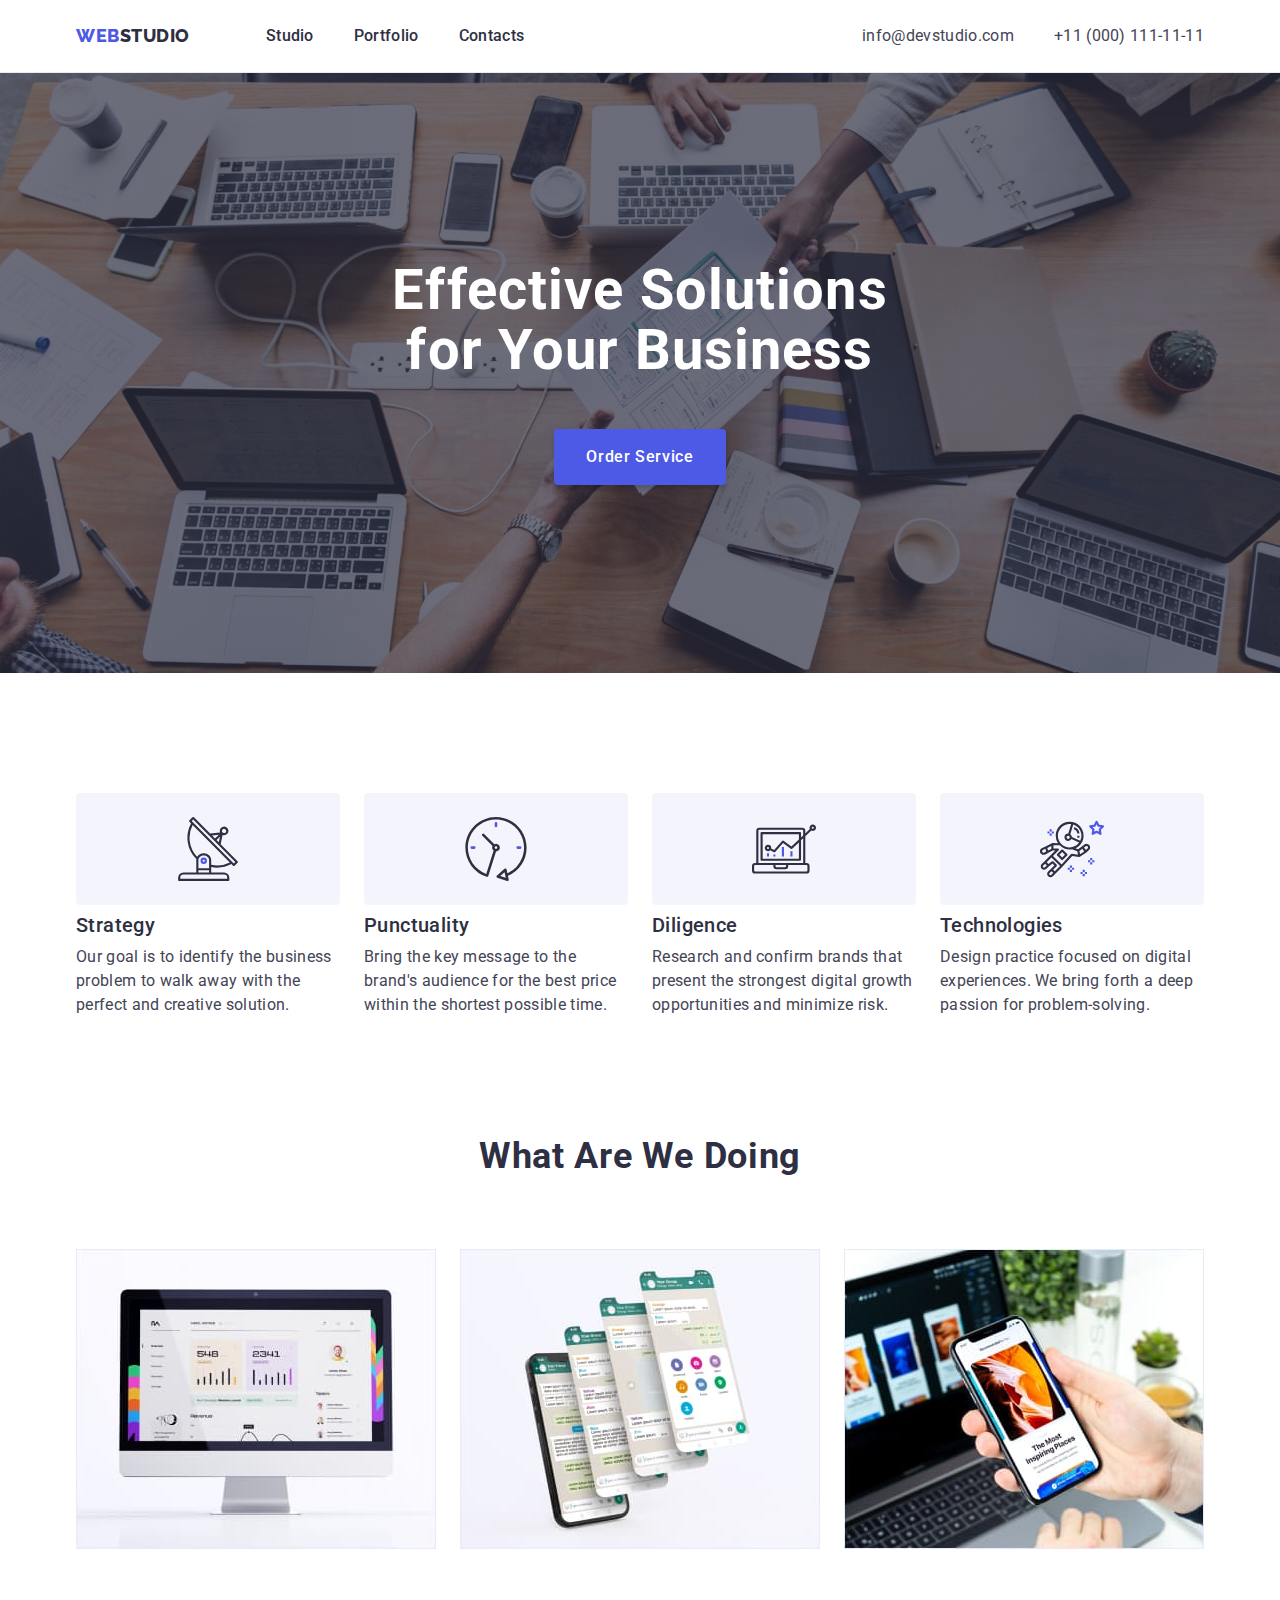
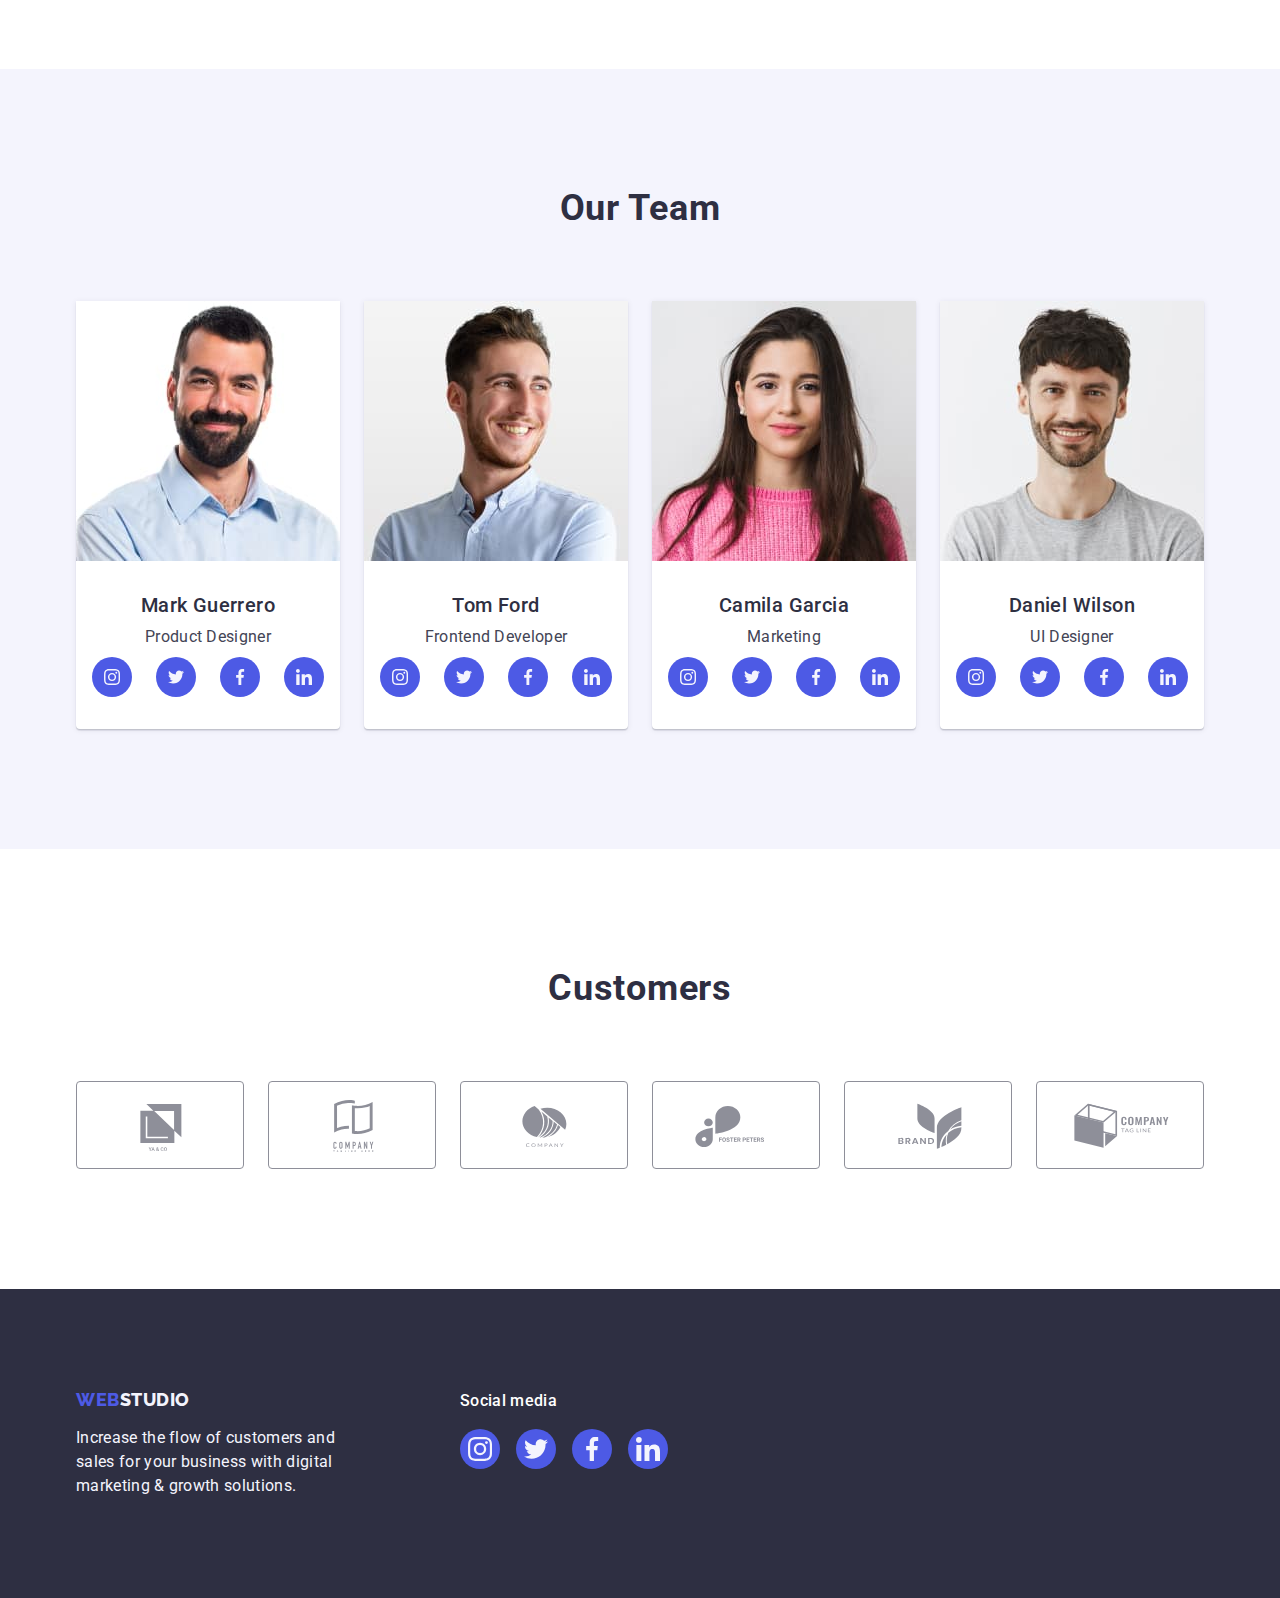
<file: index.html>
<!DOCTYPE html>
<html lang="en">
  <head>
    <meta charset="UTF-8" />
    <meta http-equiv="X-UA-Compatible" content="IE=edge" />
    <meta name="viewport" content="width=device-width, initial-scale=1.0" />
    <title>WebStudio</title>

    <link rel="preconnect" href="https://fonts.googleapis.com" />
    <link rel="preconnect" href="https://fonts.gstatic.com" crossorigin />
    <link
      href="https://fonts.googleapis.com/css2?family=Raleway:wght@800&family=Roboto:wght@400;500;700;900&display=swap"
      rel="stylesheet"
    />

    <link
      rel="stylesheet"
      href="https://cdnjs.cloudflare.com/ajax/libs/modern-normalize/1.1.0/modern-normalize.min.css"
    />

    <link rel="stylesheet" href="./css/styles.css" />
  </head>
  <body>
    <header class="header-border">
      <div class="container header-container">
        <nav class="site-nav">
          <a href="./index.html" class="logo link"
            >Web<span class="logo-span header">Studio</span>
          </a>

          <ul class="nav-menu list">
            <li class="nav-menu-item">
              <a href="./index.html" class="nav-link link">Studio</a>
            </li>
            <li class="nav-menu-item">
              <a href="./portfolio.html" class="nav-link link">Portfolio</a>
            </li>
            <li class="nav-menu-item">
              <a href="" class="nav-link link">Contacts</a>
            </li>
          </ul>
        </nav>

        <address class="contacts">
          <ul class="contacts-list list">
            <li class="item">
              <a href="mailto:info@devstudio.com" class="link"
                >info@devstudio.com</a
              >
            </li>

            <li class="item">
              <a href="tel:+110001111111" class="link tel"
                >+11 (000) 111-11-11</a
              >
            </li>
          </ul>
        </address>
      </div>
    </header>

    <main>
      <!-- Hero section -->
      <section class="hero">
        <div class="container hero-container">
          <h1 class="hero-title">Effective Solutions for Your Business</h1>
          <button class="hero-btn" type="button">Order Service</button>
        </div>
      </section>

      <!-- Company benefits section -->
      <section class="section benefits">
        <div class="container benefits-container">
          <h2 class="visually-hidden">Company benefits</h2>

          <ul class="benefits-list list">
            <li class="item">
              <div class="benefits-icon-wrapper">
                <svg class="benefits-icon" width="64" height="64">
                  <use href="./images/icons.svg#icon-antena"></use>
                </svg>
              </div>
              <h3 class="title">Strategy</h3>
              <p class="text">
                Our goal is to identify the business problem to walk away with
                the perfect and creative solution.
              </p>
            </li>

            <li class="item">
              <div class="benefits-icon-wrapper">
                <svg class="benefits-icon" width="64" height="64">
                  <use href="./images/icons.svg#icon-clock"></use>
                </svg>
              </div>
              <h3 class="title">Punctuality</h3>
              <p class="text">
                Bring the key message to the brand's audience for the best price
                within the shortest possible time.
              </p>
            </li>

            <li class="item">
              <div class="benefits-icon-wrapper">
                <svg class="benefits-icon" width="64" height="64">
                  <use href="./images/icons.svg#icon-diagrama"></use>
                </svg>
              </div>
              <h3 class="title">Diligence</h3>
              <p class="text">
                Research and confirm brands that present the strongest digital
                growth opportunities and minimize risk.
              </p>
            </li>

            <li class="item">
              <div class="benefits-icon-wrapper">
                <svg class="benefits-icon" width="64" height="64">
                  <use href="./images/icons.svg#icon-astronaut"></use>
                </svg>
              </div>
              <h3 class="title">Technologies</h3>
              <p class="text">
                Design practice focused on digital experiences. We bring forth a
                deep passion for problem-solving.
              </p>
            </li>
          </ul>
        </div>
      </section>

      <!-- What are we doing section -->
      <section class="section services">
        <div class="container services-container">
          <h2 class="section-title">What are we doing</h2>
          <ul class="services-list list">
            <li class="item">
              <img
                src="./images/img-one.jpg"
                alt="iMac photo"
                width="360"
                height="300"
              />
            </li>

            <li class="item">
              <img
                src="./images/img-two.jpg"
                alt="4 iPhone displays"
                width="360"
                height="300"
              />
            </li>

            <li class="item">
              <img
                src="./images/img-three.jpg"
                alt="iPhone and laptop"
                width="360"
                height="300"
              />
            </li>
          </ul>
        </div>
      </section>

      <!-- Our team section -->
      <section class="section team">
        <div class="container team-list-container">
          <h2 class="section-title">Our Team</h2>

          <ul class="team-list list">
            <li class="item">
              <img
                src="./images/mark-guerrero.jpg"
                alt="Marc Guerrero photo"
                width="264"
                height="260"
              />
              <div class="team-list-wrapper">
                <h3 class="title">Mark Guerrero</h3>
                <p class="text">Product Designer</p>

                <ul class="social-list list">
                  <li class="social-list-item">
                    <a class="social-list-link" href="">
                      <svg class="social-list-icon" width="16" height="16">
                        <use href="./images/icons.svg#icon-instagram"></use>
                      </svg>
                    </a>
                  </li>
                  <li class="social-list-item">
                    <a class="social-list-link" href="">
                      <svg class="social-list-icon" width="16" height="16">
                        <use href="./images/icons.svg#icon-twitter"></use>
                      </svg>
                    </a>
                  </li>
                  <li class="social-list-item">
                    <a class="social-list-link" href="">
                      <svg class="social-list-icon" width="16" height="16">
                        <use href="./images/icons.svg#icon-facebook"></use>
                      </svg>
                    </a>
                  </li>
                  <li class="social-list-item">
                    <a class="social-list-link" href="">
                      <svg class="social-list-icon" width="16" height="16">
                        <use href="./images/icons.svg#icon-linkedin"></use>
                      </svg>
                    </a>
                  </li>
                </ul>
              </div>
            </li>

            <li class="item">
              <img
                src="./images/tom-ford.jpg"
                alt="Tom Ford photo"
                width="264"
                height="260"
              />
              <div class="team-list-wrapper">
                <h3 class="title">Tom Ford</h3>
                <p class="text">Frontend Developer</p>

                <ul class="social-list list">
                  <li class="social-list-item">
                    <a class="social-list-link" href="">
                      <svg class="social-list-icon" width="16" height="16">
                        <use href="./images/icons.svg#icon-instagram"></use>
                      </svg>
                    </a>
                  </li>
                  <li class="social-list-item">
                    <a class="social-list-link" href="">
                      <svg class="social-list-icon" width="16" height="16">
                        <use href="./images/icons.svg#icon-twitter"></use>
                      </svg>
                    </a>
                  </li>
                  <li class="social-list-item">
                    <a class="social-list-link" href="">
                      <svg class="social-list-icon" width="16" height="16">
                        <use href="./images/icons.svg#icon-facebook"></use>
                      </svg>
                    </a>
                  </li>
                  <li class="social-list-item">
                    <a class="social-list-link" href="">
                      <svg class="social-list-icon" width="16" height="16">
                        <use href="./images/icons.svg#icon-linkedin"></use>
                      </svg>
                    </a>
                  </li>
                </ul>
              </div>
            </li>

            <li class="item">
              <img
                src="./images/camila-garcia.jpg"
                alt="Camila Garcia photo"
                width="264"
                height="260"
              />
              <div class="team-list-wrapper">
                <h3 class="title">Camila Garcia</h3>
                <p class="text">Marketing</p>

                <ul class="social-list list">
                  <li class="social-list-item">
                    <a class="social-list-link" href="">
                      <svg class="social-list-icon" width="16" height="16">
                        <use href="./images/icons.svg#icon-instagram"></use>
                      </svg>
                    </a>
                  </li>
                  <li class="social-list-item">
                    <a class="social-list-link" href="">
                      <svg class="social-list-icon" width="16" height="16">
                        <use href="./images/icons.svg#icon-twitter"></use>
                      </svg>
                    </a>
                  </li>
                  <li class="social-list-item">
                    <a class="social-list-link" href="">
                      <svg class="social-list-icon" width="16" height="16">
                        <use href="./images/icons.svg#icon-facebook"></use>
                      </svg>
                    </a>
                  </li>
                  <li class="social-list-item">
                    <a class="social-list-link" href="">
                      <svg class="social-list-icon" width="16" height="16">
                        <use href="./images/icons.svg#icon-linkedin"></use>
                      </svg>
                    </a>
                  </li>
                </ul>
              </div>
            </li>

            <li class="item">
              <img
                src="./images/daniel-wilson.jpg"
                alt="Daniel Wilson photo"
                width="264"
                height="260"
              />
              <div class="team-list-wrapper">
                <h3 class="title">Daniel Wilson</h3>
                <p class="text">UI Designer</p>

                <ul class="social-list list">
                  <li class="social-list-item">
                    <a class="social-list-link" href="">
                      <svg class="social-list-icon" width="16" height="16">
                        <use href="./images/icons.svg#icon-instagram"></use>
                      </svg>
                    </a>
                  </li>
                  <li class="social-list-item">
                    <a class="social-list-link" href="">
                      <svg class="social-list-icon" width="16" height="16">
                        <use href="./images/icons.svg#icon-twitter"></use>
                      </svg>
                    </a>
                  </li>
                  <li class="social-list-item">
                    <a class="social-list-link" href="">
                      <svg class="social-list-icon" width="16" height="16">
                        <use href="./images/icons.svg#icon-facebook"></use>
                      </svg>
                    </a>
                  </li>
                  <li class="social-list-item">
                    <a class="social-list-link" href="">
                      <svg class="social-list-icon" width="16" height="16">
                        <use href="./images/icons.svg#icon-linkedin"></use>
                      </svg>
                    </a>
                  </li>
                </ul>
              </div>
            </li>
          </ul>
        </div>
      </section>

      <!-- Customers -->
      <section class="section customers">
        <div class="container">
          <h2 class="section-title">Customers</h2>

          <ul class="customers-list list">
            <li class="customers-list-item">
              <a class="customers-list-link" href="">
                <svg class="customers-icon" width="104" height="56">
                  <use href="./images/icons.svg#icon-logo-1"></use>
                </svg>
              </a>
            </li>

            <li class="customers-list-item">
              <a class="customers-list-link" href="">
                <svg class="customers-icon" width="104" height="56">
                  <use href="./images/icons.svg#icon-logo-2"></use>
                </svg>
              </a>
            </li>

            <li class="customers-list-item">
              <a class="customers-list-link" href="">
                <svg class="customers-icon" width="104" height="56">
                  <use href="./images/icons.svg#icon-logo-3"></use>
                </svg>
              </a>
            </li>

            <li class="customers-list-item">
              <a class="customers-list-link" href="">
                <svg class="customers-icon" width="104" height="56">
                  <use href="./images/icons.svg#icon-logo-4"></use>
                </svg>
              </a>
            </li>

            <li class="customers-list-item">
              <a class="customers-list-link" href="">
                <svg class="customers-icon" width="104" height="56">
                  <use href="./images/icons.svg#icon-logo-5"></use>
                </svg>
              </a>
            </li>

            <li class="customers-list-item">
              <a class="customers-list-link" href="">
                <svg class="customers-icon" width="104" height="56">
                  <use href="./images/icons.svg#icon-logo-6"></use>
                </svg>
              </a>
            </li>
          </ul>
        </div>
      </section>
    </main>

    <footer class="footer">
      <div class="container footer-container">
        <div class="footer-container-logo">
          <a href="./index.html" class="logo link"
            >Web<span class="logo-span-footer">Studio</span>
          </a>
          <p class="text">
            Increase the flow of customers and sales for your business with
            digital marketing & growth solutions.
          </p>
        </div>

        <div class="footer-container-social-media">
          <p class="footer-social-media-text">Social media</p>
          <ul class="footer-social-media-list list">
            <li class="footer-socail-media-item">
              <a class="footer-social-media-link" href="">
                <svg class="footer-social-media-icon" width="24" height="24">
                  <use href="./images/icons.svg#icon-instagram"></use>
                </svg>
              </a>
            </li>

            <li class="footer-socail-media-item">
              <a class="footer-social-media-link" href="">
                <svg class="footer-social-media-icon" width="24" height="24">
                  <use href="./images/icons.svg#icon-twitter"></use>
                </svg>
              </a>
            </li>

            <li class="footer-socail-media-item">
              <a class="footer-social-media-link" href="">
                <svg class="footer-social-media-icon" width="24" height="24">
                  <use href="./images/icons.svg#icon-facebook"></use>
                </svg>
              </a>
            </li>

            <li class="footer-socail-media-item">
              <a class="footer-social-media-link" href="">
                <svg class="footer-social-media-icon" width="24" height="24">
                  <use href="./images/icons.svg#icon-linkedin"></use>
                </svg>
              </a>
            </li>
          </ul>
        </div>
      </div>
    </footer>
  </body>
</html>
</file>
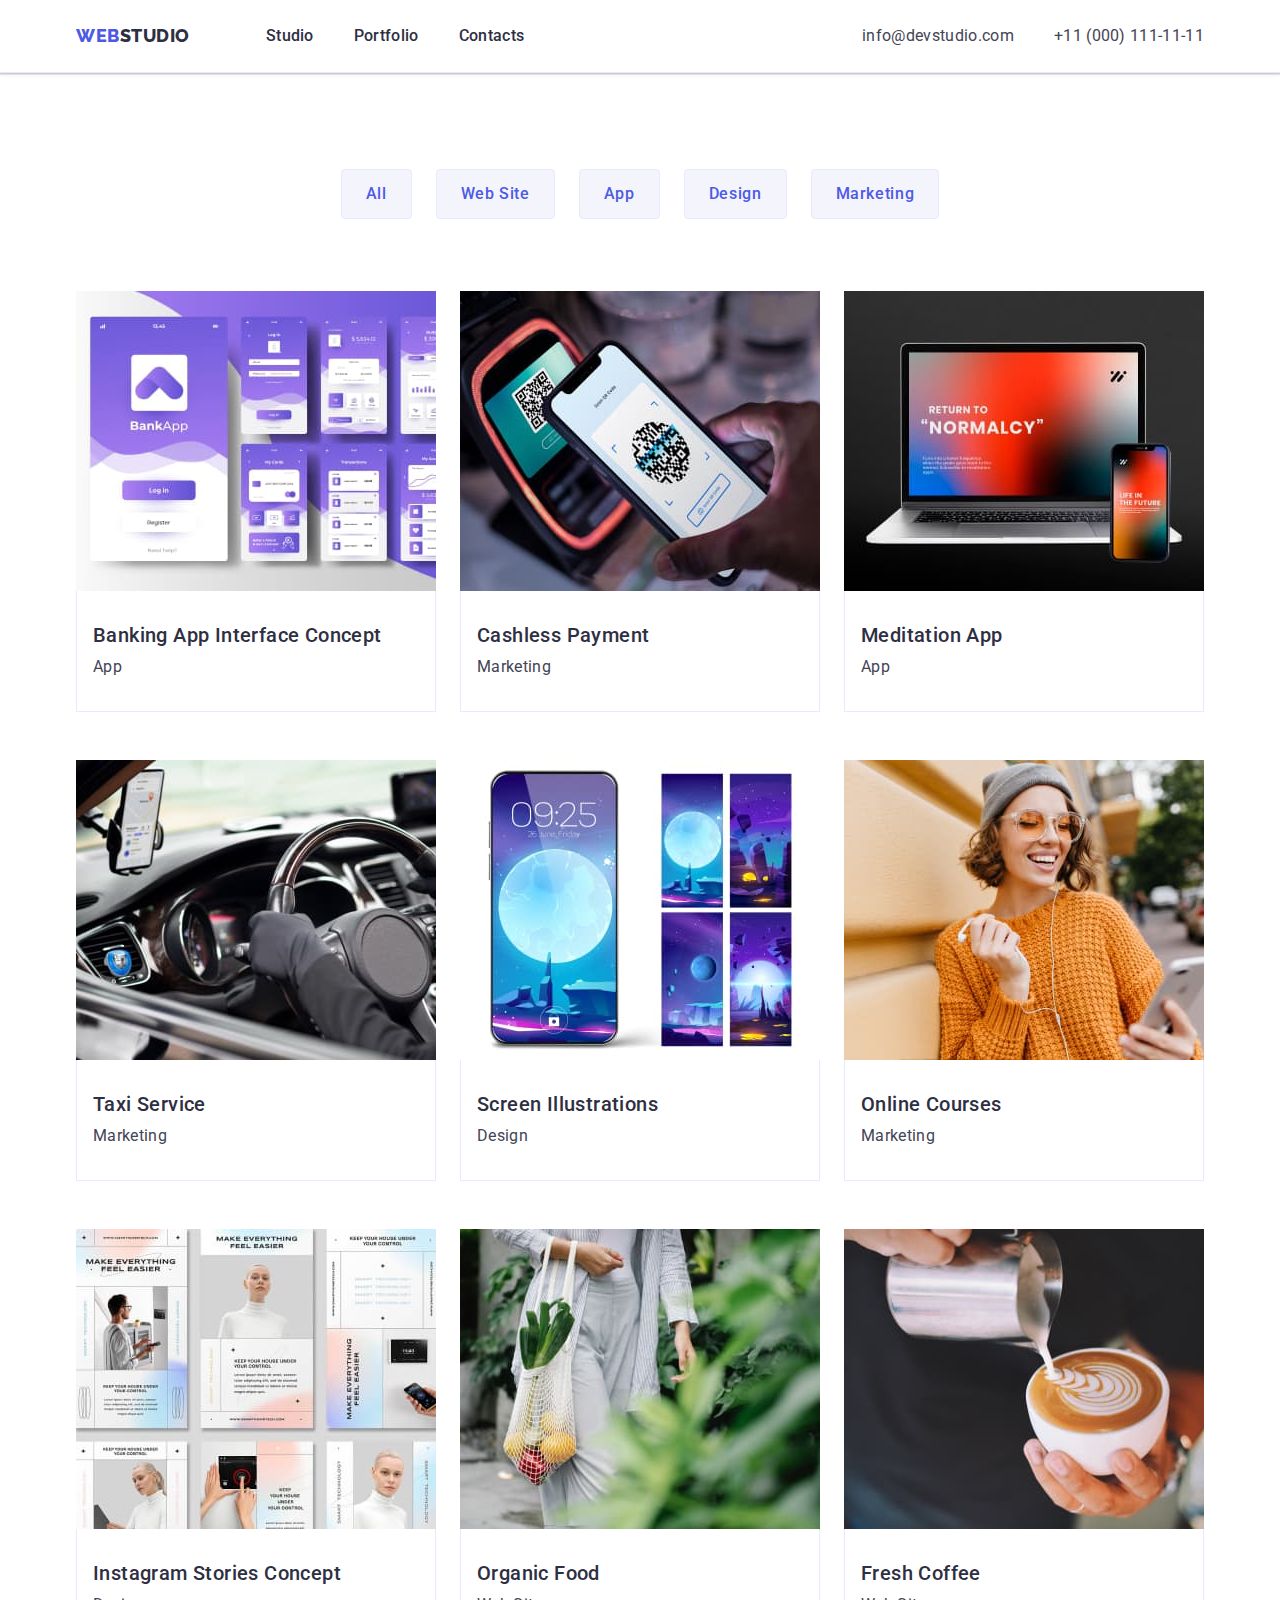
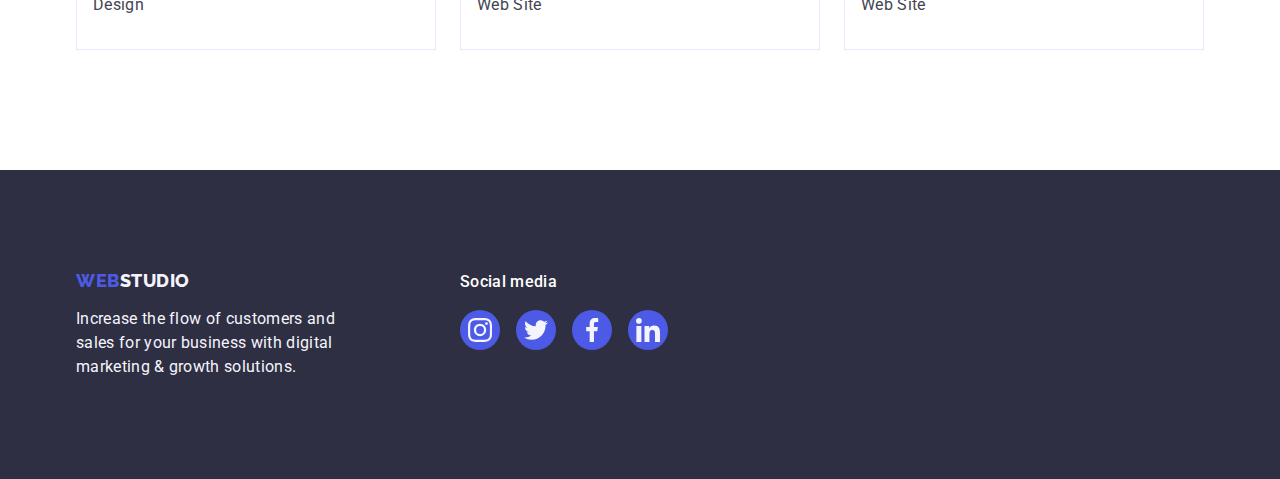
<file: portfolio.html>
<!DOCTYPE html>
<html lang="en">
  <head>
    <meta charset="UTF-8" />
    <meta http-equiv="X-UA-Compatible" content="IE=edge" />
    <meta name="viewport" content="width=device-width, initial-scale=1.0" />
    <title>WebStudio</title>

    <link rel="preconnect" href="https://fonts.googleapis.com" />
    <link rel="preconnect" href="https://fonts.gstatic.com" crossorigin />
    <link
      href="https://fonts.googleapis.com/css2?family=Raleway:wght@800&family=Roboto:wght@400;500;700;900&display=swap"
      rel="stylesheet"
    />

    <link
      rel="stylesheet"
      href="https://cdnjs.cloudflare.com/ajax/libs/modern-normalize/1.1.0/modern-normalize.min.css"
    />

    <link rel="stylesheet" href="./css/styles.css" />
  </head>
  <body>
    <header class="header-border">
      <div class="container header-container">
        <nav class="site-nav">
          <a href="./index.html" class="logo link"
            >Web<span class="logo-span header">Studio</span>
          </a>

          <ul class="nav-menu list">
            <li class="nav-menu-item">
              <a href="./index.html" class="nav-link link">Studio</a>
            </li>
            <li class="nav-menu-item">
              <a href="./portfolio.html" class="nav-link link">Portfolio</a>
            </li>
            <li class="nav-menu-item">
              <a href="" class="nav-link link">Contacts</a>
            </li>
          </ul>
        </nav>

        <address class="contacts">
          <ul class="contacts-list list">
            <li class="item">
              <a href="mailto:info@devstudio.com" class="link"
                >info@devstudio.com</a
              >
            </li>

            <li class="item">
              <a href="tel:+110001111111" class="link tel"
                >+11 (000) 111-11-11</a
              >
            </li>
          </ul>
        </address>
      </div>
    </header>

    <main>
      <!-- Our projects sections -->
      <section class="our-projects">
        <div class="container">
          <h1 class="visually-hidden">Our Projects</h1>

          <!-- Filter buttons -->
          <ul class="filter-list list">
            <li><button type="button" class="filter-list-btn">All</button></li>
            <li>
              <button type="button" class="filter-list-btn">Web Site</button>
            </li>
            <li><button type="button" class="filter-list-btn">App</button></li>
            <li>
              <button type="button" class="filter-list-btn">Design</button>
            </li>
            <li>
              <button type="button" class="filter-list-btn">Marketing</button>
            </li>
          </ul>

          <!-- Projects list -->
          <ul class="project-list list">
            <li class="project-item">
              <a href="" class="project-list-link link">
                <img
                  src="./images/banking-app-interface.jpg"
                  alt="Banking App Interface"
                  width="360"
                  height="300"
                />
                <div class="project-list-card-wrapper">
                  <h2 class="title">Banking App Interface Concept</h2>
                  <p class="text">App</p>
                </div>
              </a>
            </li>

            <li class="project-item">
              <a href="" class="project-list-link link">
                <img
                  src="./images/cashless-payment.jpg"
                  alt="Cashless Payment"
                  width="360"
                  height="300"
                />
                <div class="project-list-card-wrapper">
                  <h2 class="title">Cashless Payment</h2>
                  <p class="text">Marketing</p>
                </div>
              </a>
            </li>

            <li class="project-item">
              <a href="" class="project-list-link link">
                <img
                  src="./images/meditation-app.jpg"
                  alt="Meditation App"
                  width="360"
                  height="300"
                />
                <div class="project-list-card-wrapper">
                  <h2 class="title">Meditation App</h2>
                  <p class="text">App</p>
                </div>
              </a>
            </li>

            <li class="project-item">
              <a href="" class="project-list-link link">
                <img
                  src="./images/taxi-service.jpg"
                  alt="Taxi Service"
                  width="360"
                  height="300"
                />
                <div class="project-list-card-wrapper">
                  <h2 class="title">Taxi Service</h2>
                  <p class="text">Marketing</p>
                </div>
              </a>
            </li>

            <li class="project-item">
              <a href="" class="project-list-link link">
                <img
                  src="./images/screen-illustrations.jpg"
                  alt="Screen Illustrations"
                  width="360"
                  height="300"
                />
                <div class="project-list-card-wrapper">
                  <h2 class="title">Screen Illustrations</h2>
                  <p class="text">Design</p>
                </div>
              </a>
            </li>

            <li class="project-item">
              <a href="" class="project-list-link link">
                <img
                  src="./images/online-courses.jpg"
                  alt="Online Courses"
                  width="360"
                  height="300"
                />
                <div class="project-list-card-wrapper">
                  <h2 class="title">Online Courses</h2>
                  <p class="text">Marketing</p>
                </div>
              </a>
            </li>

            <li class="project-item">
              <a href="" class="project-list-link link">
                <img
                  src="./images/instagram-stories-concept.jpg"
                  alt="Instagram Stories Concept"
                  width="360"
                  height="300"
                />
                <div class="project-list-card-wrapper">
                  <h2 class="title">Instagram Stories Concept</h2>
                  <p class="text">Design</p>
                </div>
              </a>
            </li>

            <li class="project-item">
              <a href="" class="project-list-link link">
                <img
                  src="./images/organic-food.jpg"
                  alt="Organic Food"
                  width="360"
                  height="300"
                />
                <div class="project-list-card-wrapper">
                  <h2 class="title">Organic Food</h2>
                  <p class="text">Web Site</p>
                </div>
              </a>
            </li>

            <li class="project-item">
              <a href="" class="project-list-link link">
                <img
                  src="./images/fresh-coffee.jpg"
                  alt="Fresh Coffee"
                  width="360"
                  height="300"
                />
                <div class="project-list-card-wrapper">
                  <h2 class="title">Fresh Coffee</h2>
                  <p class="text">Web Site</p>
                </div>
              </a>
            </li>
          </ul>
        </div>
      </section>
    </main>

    <footer class="footer">
      <div class="container footer-container">
        <div class="footer-container-logo">
          <a href="./index.html" class="logo link"
            >Web<span class="logo-span-footer">Studio</span>
          </a>
          <p class="text">
            Increase the flow of customers and sales for your business with
            digital marketing & growth solutions.
          </p>
        </div>

        <div class="footer-container-social-media">
          <p class="footer-social-media-text">Social media</p>
          <ul class="footer-social-media-list list">
            <li class="footer-socail-media-item">
              <a class="footer-social-media-link" href="">
                <svg class="footer-social-media-icon" width="24" height="24">
                  <use href="./images/icons.svg#icon-instagram"></use>
                </svg>
              </a>
            </li>

            <li class="footer-socail-media-item">
              <a class="footer-social-media-link" href="">
                <svg class="footer-social-media-icon" width="24" height="24">
                  <use href="./images/icons.svg#icon-twitter"></use>
                </svg>
              </a>
            </li>

            <li class="footer-socail-media-item">
              <a class="footer-social-media-link" href="">
                <svg class="footer-social-media-icon" width="24" height="24">
                  <use href="./images/icons.svg#icon-facebook"></use>
                </svg>
              </a>
            </li>

            <li class="footer-socail-media-item">
              <a class="footer-social-media-link" href="">
                <svg class="footer-social-media-icon" width="24" height="24">
                  <use href="./images/icons.svg#icon-linkedin"></use>
                </svg>
              </a>
            </li>
          </ul>
        </div>
      </div>
    </footer>
  </body>
</html>
</file>
<file: css/styles.css>
:root {
    --navy-blue: #2E2F42;
    --slate: #434455;
    --light-slate: #8E8F99;
    --iris: #4D5AE5;
    --ocean: #404BBF;
    --white: #ffffff;
    --cloud: #F4F4FD;
    --cornflower: #E7E9FC;
    --green: #31D0AA;
}

body {
    font-family: 'Roboto', sans-serif;
    letter-spacing: 0.02em;

    color: var(--slate);
    background-color: var(--white);
}

h1,
h2,
h3,
h4,
p {
    margin-top: 0;
    margin-bottom: 0;
}

ul,
ol {
    margin-top: 0;
    margin-bottom: 0;
    padding-left: 0;
}

img {
    display: block;
    max-width: 100%;
    height: auto;
}

.list {
    list-style: none;
}

.link {
    text-decoration: none;
}

.section-title {
    font-weight: 700;
    font-size: 36px;
    line-height: 1.11;
    text-align: center;
    text-transform: capitalize;
    letter-spacing: 0.02em;

    color: var(--navy-blue);
}

.container {
    width: 1158px;
    margin-right: auto;
    margin-left: auto;
    padding-right: 15px;
    padding-left: 15px;
}

.visually-hidden {
    position: absolute;
    width: 1px;
    height: 1px;
    margin: -1px;
    border: 0;
    padding: 0;
    white-space: nowrap;
    clip-path: inset(100%);
    clip: rect(0 0 0 0);
    overflow: hidden;
}

/* -----Navigation----- */

        /* Logo */
.logo {
    font-family: 'Raleway', sans-serif;
    font-weight: 800;
    font-size: 18px;
    line-height: 1.17;
    letter-spacing: 0.03em;
    text-transform: uppercase;

    color: var(--iris);
}

.logo-span.header {
    color: var(--navy-blue)
}

.logo-span.footer {
    color: var(--cloud);
}

        /* Navigation Menu */
.nav-link {
    font-weight: 500;
    font-size: 16px;
    line-height: 1.5;
    text-decoration: none;

    display: block;
    padding-top: 24px;
    padding-bottom: 24px;

    color: var(--navy-blue);
}


.contacts {
    font-style: normal;
}

.contacts-list .link {
    font-weight: 400;
    font-size: 16px;
    line-height: 1.5; 
    text-decoration: none;

    color: var(--slate);
}

.nav-menu .link:hover,
.nav-menu .link:focus {
    color: var(--ocean);
}

.contacts-list .link:hover,
.contacts-list .link:focus {
    color: var(--ocean);
}

.header-container {
    display: flex;
    align-items: center;
    justify-content: space-between;
}

.site-nav {
    display: flex;
    align-items: center;
}

.site-nav .logo {
    display: block;
    margin-right: 76px;
    padding-top: 24px;
    padding-bottom: 24px;
}

.nav-menu {
    display: flex;
    align-items: center;
    gap: 40px;
}

.contacts-list {
    display: flex;
    gap: 40px;
}

.header-border {
    border-bottom: 1px solid var(--cornflower);
    box-shadow: 0px 2px 1px rgba(46, 47, 66, 0.08), 0px 1px 1px rgba(46, 47, 66, 0.16), 0px 1px 6px rgba(46, 47, 66, 0.08);
}


/* -----Hero section----- */

.hero {
    max-width: 1440px;
    height: 600px;
    background-image: 
        linear-gradient(rgba(46, 47, 66, 0.7), rgba(46, 47, 66, 0.7)),
        url(../images/hero-img.jpg);
    background-repeat: no-repeat;
    background-position: center;
    background-size: cover;
    margin-left: auto;
    margin-right: auto;
    background-color: var(--navy-blue);

    padding-top: 188px;
    padding-bottom: 188px;
}

.hero-container {
    text-align: center;
}

.hero .hero-title {
    font-weight: 700;
    font-size: 56px;
    line-height: 1.07;
    letter-spacing: 0.02em;

    color: var(--white);

    max-width: 496px;
    margin-right: auto;
    margin-left: auto;
    margin-bottom: 48px;
}

.hero-btn {
    font-family: inherit;
    font-weight: 500;
    font-size: 16px;
    line-height: 1.5;
    letter-spacing: 0.04em;

    color: var(--white);
    background-color: var(--iris);
    cursor: pointer;
    box-shadow: 0px 4px 4px rgba(0, 0, 0, 0.15);

    display: block;
    min-width: 169px;
    padding: 16px 32px;
    border: none;
    border-radius: 4px;
    margin-right: auto;
    margin-left: auto;
}

.hero-btn:hover,
.hero-btn:focus {
    background-color: var(--ocean);
}

/* -----Company benefits section----- */

.benefits {
    padding-top: 120px;
    padding-bottom: 120px;
}

.benefits-list {
    display: flex;
    justify-content: center;
    align-items: center;
    gap: 24px;
}

.benefits-list .title {
    font-weight: 500;
    font-size: 20px;
    line-height: 1.2;
    letter-spacing: 0.02em;

    color: var(--navy-blue);

    margin-bottom: 8px;
}

.benefits-list .text {
    font-weight: 400;
    font-size: 16px;
    line-height: 1.5;
}

.benefits-list .item {
    max-width: 264px;
}

.benefits-icon-wrapper {
    display: flex;
    justify-content: center;
    align-items: center;
    height: 112px;
    border-radius: 4px;
    margin-bottom: 8px;
    background-color: var(--cloud);  
}

/* -----What are we doing section----- */

.services {
    padding-bottom: 120px;
}

.services-container .section-title {
    margin-bottom: 72px;
}

.services-list {
    display: flex;
    gap: 24px;
}
/* -----Our team section----- */

.section.team {
    background-color: var(--cloud);

    padding-top: 120px;
    padding-bottom: 120px;
}

.team-list-container .section-title {
    margin-bottom: 72px;
}
.team-list {
    display: flex;
    gap: 24px;
    flex-wrap: wrap;
}

.team-list .item {
    background-color: var(--white);
    flex-basis: calc((100% - 72px) / 4);

    box-shadow: 0px 1px 6px rgba(46, 47, 66, 0.08), 0px 1px 1px rgba(46, 47, 66, 0.16), 0px 2px 1px rgba(46, 47, 66, 0.08);
    border-radius: 0px 0px 4px 4px;
}

.team-list .title {
    font-weight: 500;
    font-size: 20px;
    line-height: 1.2;
    letter-spacing: 0.02em;

    color: var(--navy-blue);

    margin-bottom: 8px;
}

.team-list .text {
    font-weight: 400;
    font-size: 16px;
    line-height: 1.5;

    margin-bottom: 8px;
}

.team-list-wrapper {
    text-align: center;
    padding: 32px 0px;
}

/* ---Social-icons */

.social-list {
    display: flex;
    justify-content: center;
    gap: 24px;
}

.social-list-item {
    width: 40px;
    height: 40px;
}

.social-list-link {
    display: flex;
    justify-content: center;
    align-items: center;
    width: 100%;
    height: 100%;
    background-color: var(--iris);
    border-radius: 50%;
}

.social-list-icon {
    fill: var(--cloud);
}

.social-list-link:hover,
.social-list-link:focus {
    background-color: var(--ocean);
}

/* -----Customers----- */

.customers {
    padding-top: 120px;
    padding-bottom: 120px;

}

.customers .section-title {
    line-height: 1.1;
    margin-bottom: 72px;
}

.customers-list {
    display: flex;
    justify-content: center;
    gap: 24px;
}

.customers-list-item {
    flex-basis: calc((100% - 120px) / 6);
}

.customers-list-link {
    display: flex;
    justify-content: center;
    align-items: center;
    height: 88px;
    border: 1px solid var(--light-slate);
    border-radius: 4px;
    color: var(--light-slate);
}

.customers-icon {
    fill: currentColor;
}

.customers-list-link:hover,
.customers-list-link:focus {
    border-color: var(--ocean);
    color: var(--ocean);
}

.customers-list-link:hover .customers-icon {
    fill: var(--ocean);
}


/* -----Footer----- */

/* footer left side */

.footer {
    background-color: var(--navy-blue);

    padding-top: 100px;
    padding-bottom: 100px;
}

.footer-container {
    display: flex;
    align-items: baseline;
}

.footer-container-logo {
    margin-right: 120px;
}

.footer-container .logo {
    display: inline-block;
    margin-bottom: 16px;
}

.logo-span-footer {
    color: var(--cloud);
}

.footer .text {
    font-weight: 400;
    font-size: 16px;
    line-height: 1.5;
    width: 264px;

    color: var(--cloud);
}

/* footer socail media */

.footer-social-media-text {
    font-weight: 500;
    font-size: 16px;
    line-height: 1.5;
    letter-spacing: 0.02em;
    color: var(--white);

    margin-bottom: 16px;
}

.footer-social-media-list {
    display: flex;
    justify-content: center;
    gap: 16px;
}

.footer-socail-media-item {
    flex-basis: calc((100% - 48px) / 4);
}

.footer-social-media-link {
    display: flex;
    justify-content: center;
    align-items: center;
    width: 40px;
    height: 40px;
    background-color: var(--iris);
    border-radius: 50%;
}

.footer-social-media-icon {
    fill: var(--cloud);
}

.footer-social-media-link:hover,
.footer-social-media-link:focus {
    background-color: var(--green);
}



/* ========PORTFOLIO.HTML======== */

/* -----Filter buttons----- */

.filter-list-btn {
    font-family: inherit;
    font-weight: 500;
    font-size: 16px;
    line-height: 1.5;
    letter-spacing: 0.04em;

    color: var(--iris);
    background-color: var(--cloud);
    cursor: pointer;

    padding: 12px 24px;
    border: 1px solid var(--cornflower);
    border-radius: 4px;
}

.filter-list-btn:hover,
.filter-list-btn:focus {
    color: var(--white);
    background-color: var(--ocean);
    box-shadow: 0px 3px 1px rgba(0, 0, 0, 0.1), 0px 2px 1px rgba(0, 0, 0, 0.08), 0px 2px 2px rgba(0, 0, 0, 0.12);

    border: 1px solid transparent;
}

.filter-list {
    display: flex;
    justify-content: center;
    gap: 24px;
    margin-bottom: 72px;
}



/* -----Project list----- */

.our-projects {
    padding-top: 96px;
    padding-bottom: 120px;
}

.project-item .title {
    font-weight: 500;
    font-size: 20px;
    line-height: 1.2;
    letter-spacing: 0.02em;

    margin-bottom: 8px;
    
    color: var(--navy-blue);
}

.project-item .text {
    font-weight: 400;
    font-size: 16px;
    line-height: 1.5;

    color: var(--slate);
}

.project-list {
    display: flex;
    flex-wrap: wrap;
    column-gap: 24px;
    row-gap: 48px;
}

.project-item {
    width: calc((100% - 48px) / 3);
}

.project-list-card-wrapper {
    padding: 32px 16px;

    border: 1px solid var(--cornflower);
    border-top: none;
}

.project-list-link {
    display: block;
}

.project-list-link:hover,
.project-list-link:focus {
   box-shadow:  0px 1px 6px rgba(46, 47, 66, 0.08),
                0px 1px 1px rgba(46, 47, 66, 0.16),
                0px 2px 1px rgba(46, 47, 66, 0.08);
}
</file>
